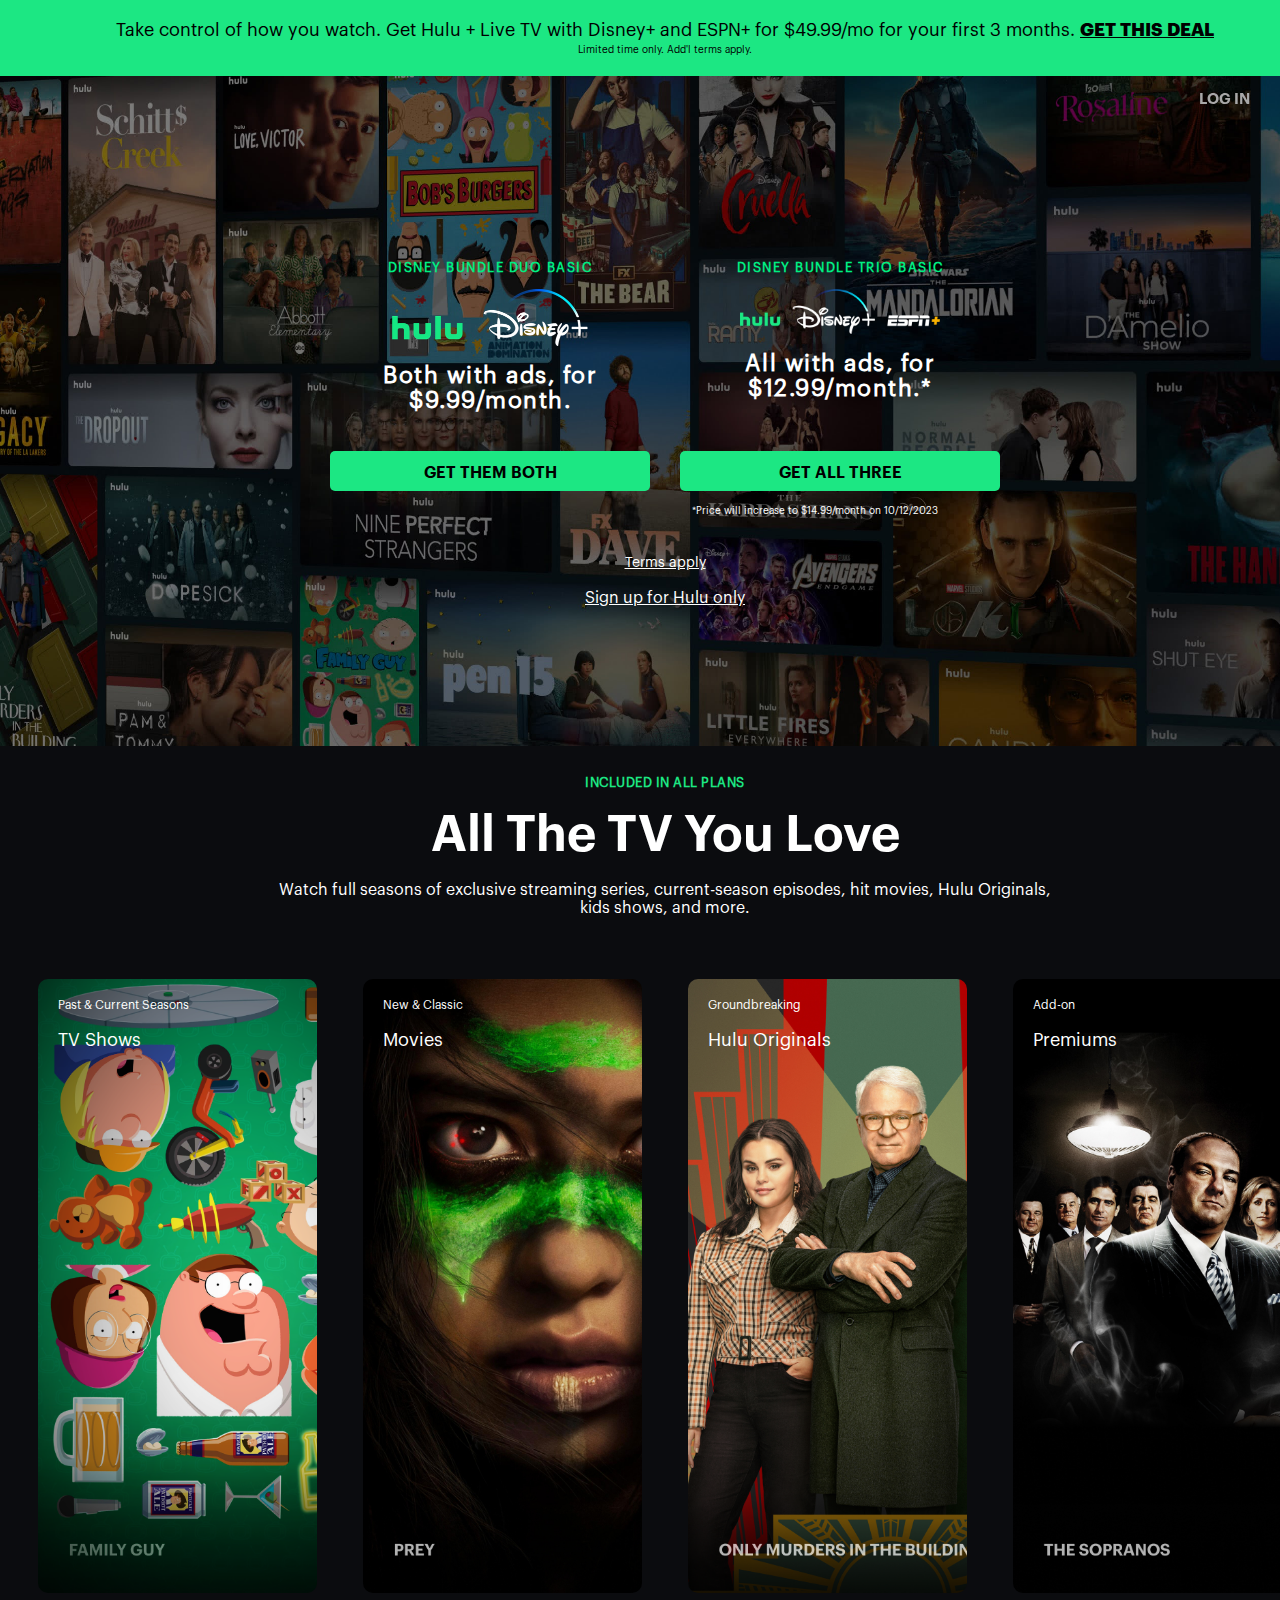
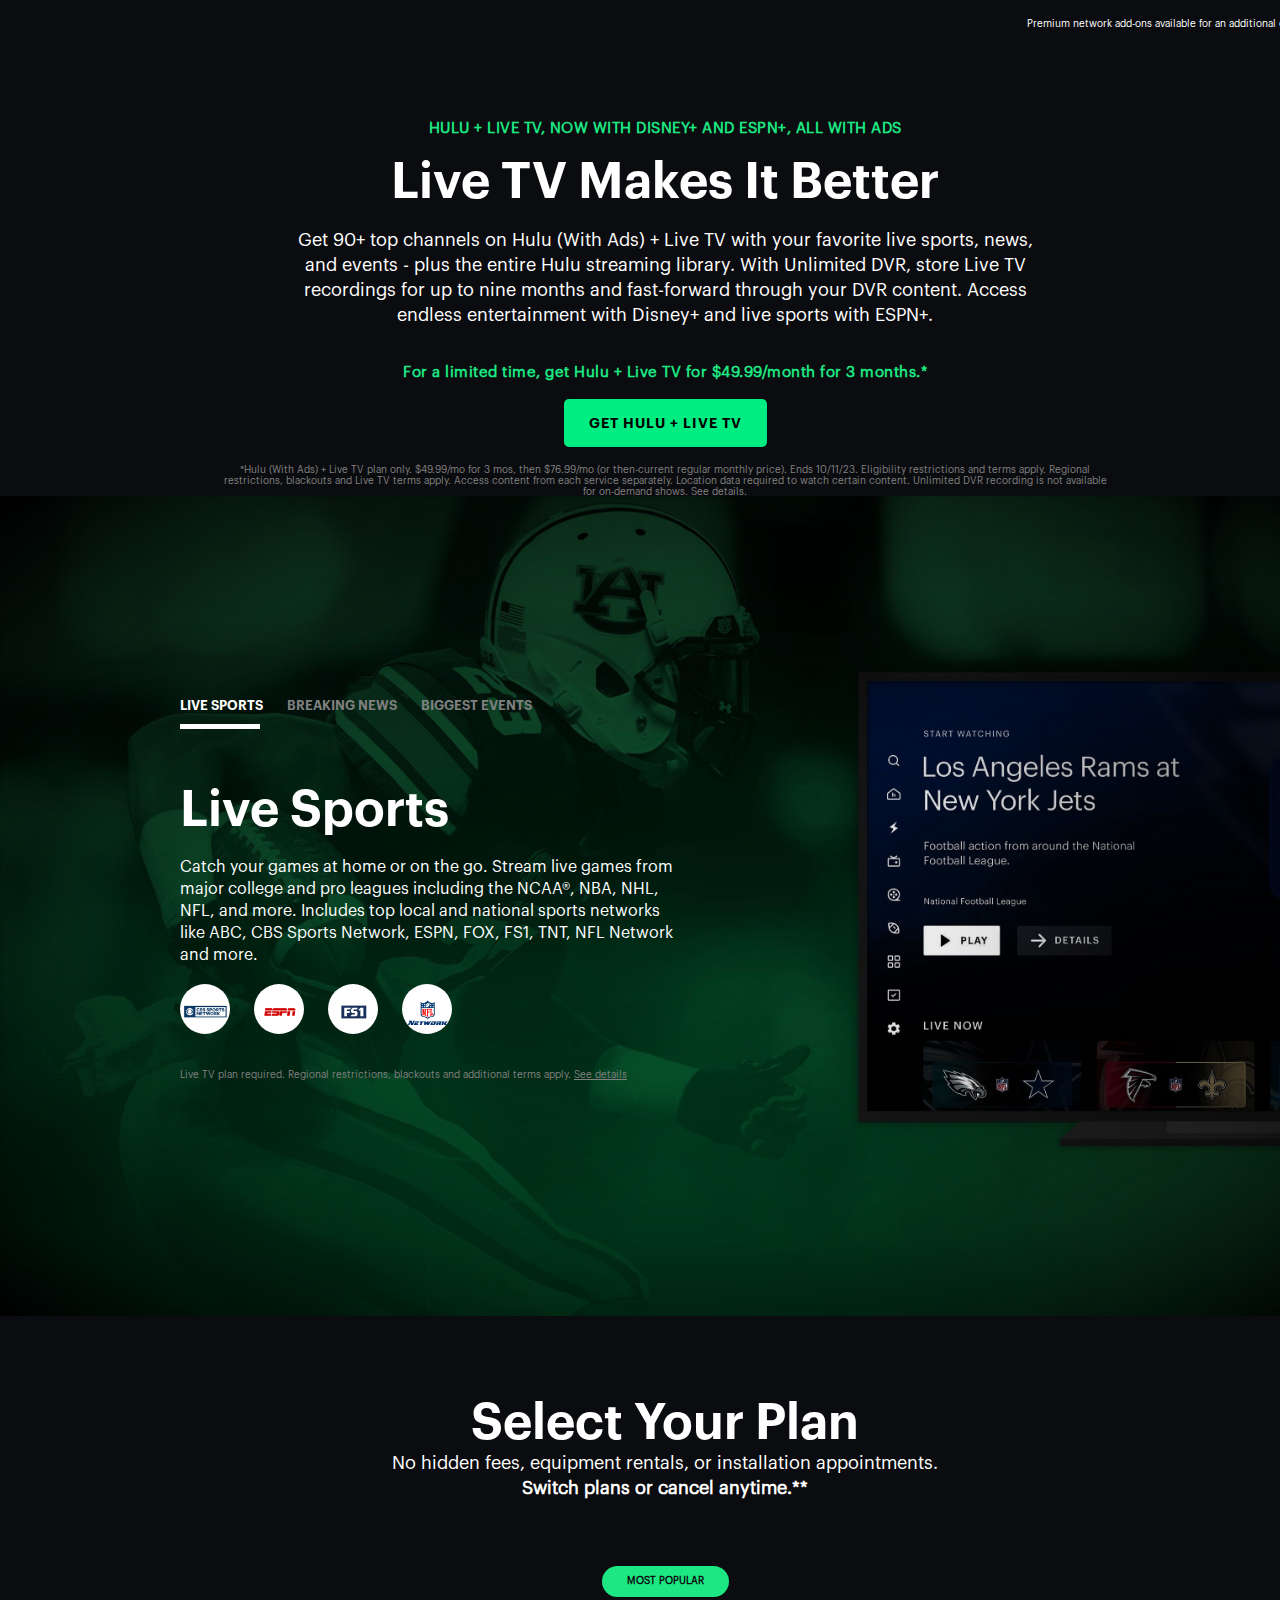
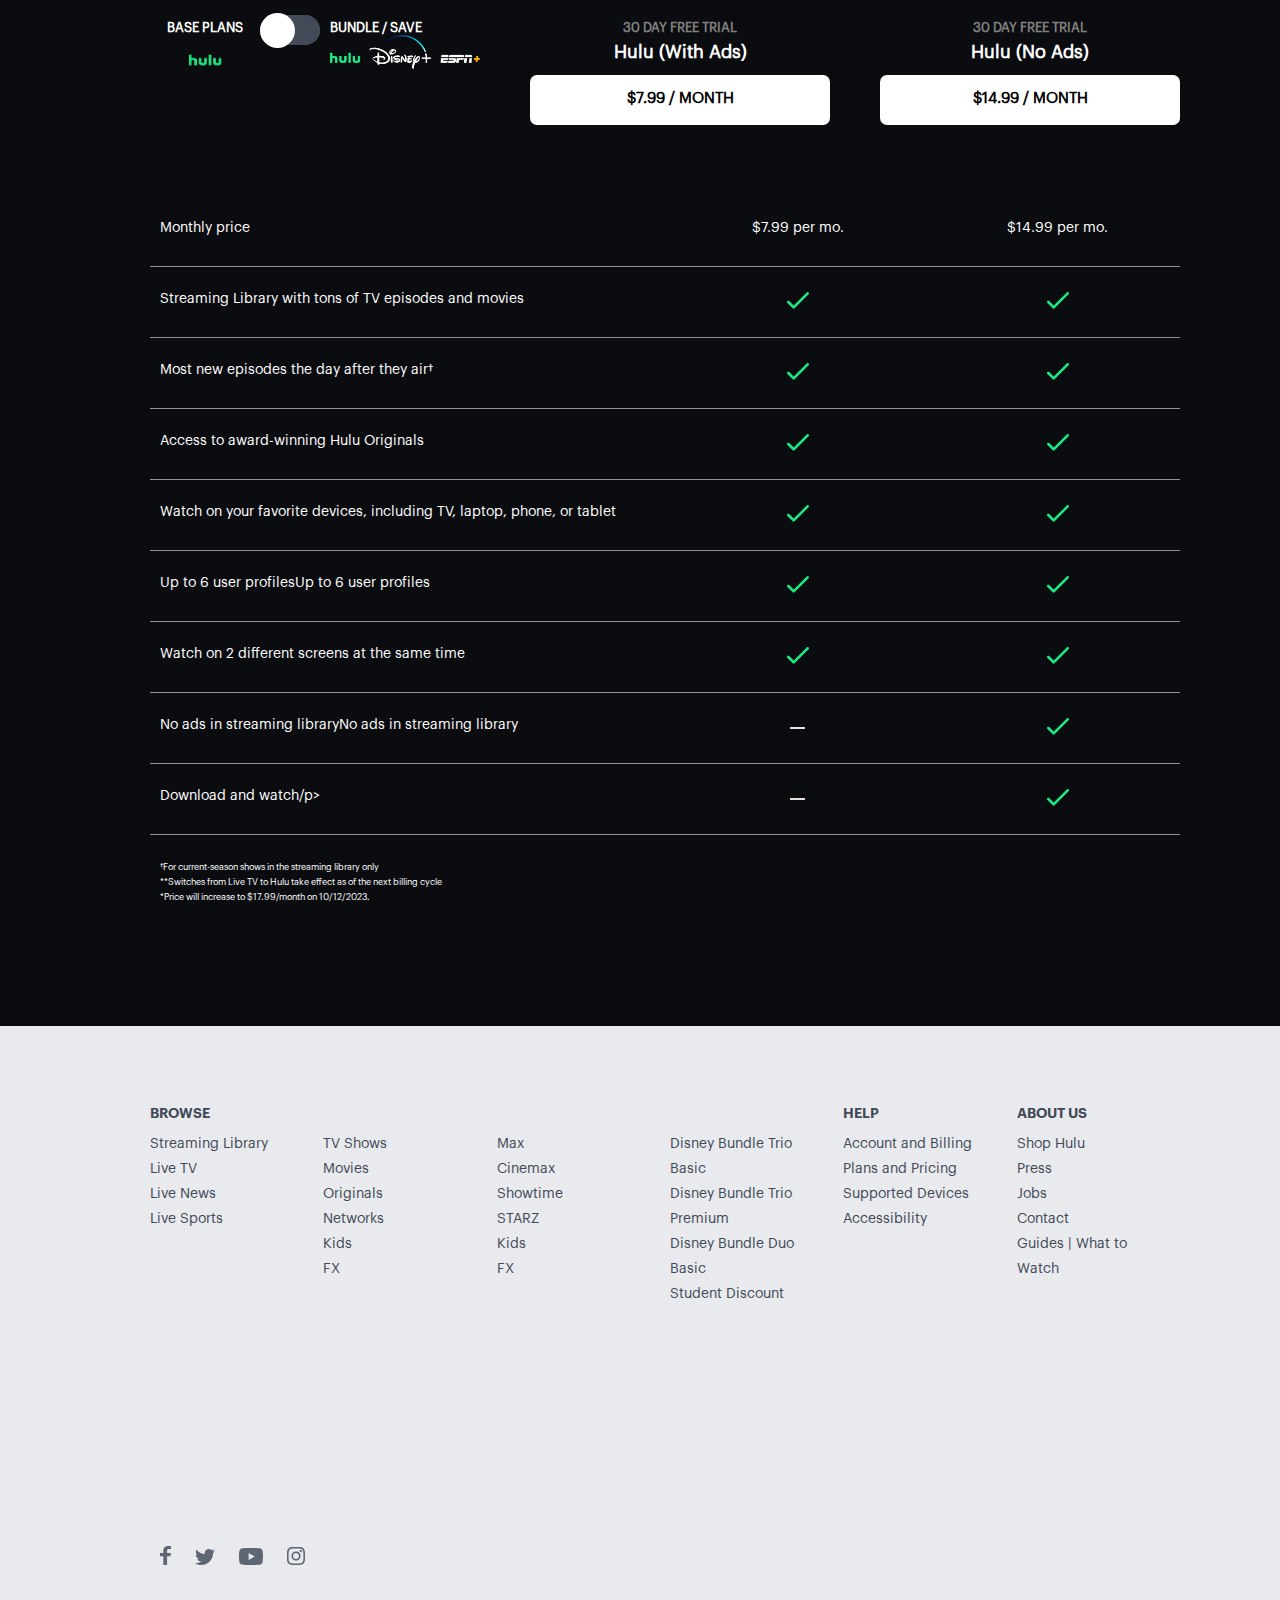
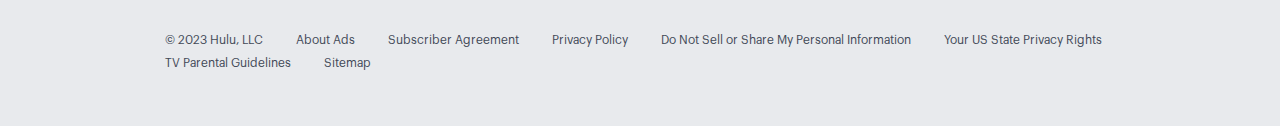
<file: index.html>
<!DOCTYPE html>
<html lang="en">
  <head>
    <meta charset="UTF-8" />
    <meta name="viewport" content="width=device-width, initial-scale=1.0" />
    <title>Stream TV and Movies Live and Online | Hulu</title>
    <link rel="stylesheet" href="CSS/main.css" />
    <link rel="icon" href="Hulu_Images/hulu_main_icon.jpg" />
    <script>
      function Test() {
        login = document.getElementsByTagName("h6");
        login.style.color = "blue";
        console.log("Hello");
      }
    </script>
  </head>
  <body>
    <div class="container">
      <div class="child">
        <p>
          Take control of how you watch. Get Hulu + Live TV with Disney+ and
          ESPN+ for $49.99/mo for your first 3 months.
          <a href="">GET THIS DEAL</a>
        </p>
        <p style="font-size: 10px; font-weight: 10">
          Limited time only. Add'l terms apply.
        </p>
      </div>
      <div class="child">
        <div class="subs">
          <div class="card">
            <div class="card_content">
              <p>DISNEY BUNDLE DUO BASIC</p>
              <br />
              <img src="Hulu_Images/original.png" width="200px" alt="" />
              <br />
              <br />
              <p style="color: white; font-size: 23px">
                Both with ads, for $9.99/month.
              </p>
            </div>
            <div class="card_button">
              <a href="" style="color: black; text-decoration: none">
                <p>GET THEM BOTH</p>
              </a>
            </div>
          </div>
          <div class="card">
            <div class="card_content">
              <p>DISNEY BUNDLE TRIO BASIC</p>
              <br />
              <img src="Hulu_Images/espn.png" width="200px" alt="" />
              <br />
              <br />
              <p style="color: white; font-size: 23px">
                All with ads, for $12.99/month.*
              </p>
            </div>
            <div class="card_button">
              <a href="" style="color: black; text-decoration: none">
                <p>GET ALL THREE</p>
              </a>
            </div>
          </div>
        </div>
        <p style="padding-left: 300px; font-size: 10px">
          *Price will increase to $14.99/month on 10/12/2023
        </p>
        <div class="conditions">
          <br /><br />
          <a href="" style="font-size: 14px">Terms apply</a> <br />
          <br />
          <a href="">Sign up for Hulu only</a>
        </div>
      </div>
      <div class="child">
        <h1 style="color: #1ce783; font-size: 13px; letter-spacing: 0.5px">
          INCLUDED IN ALL PLANS
        </h1>
        <br />
        <h1
          style="
            font-size: 50px;
            font-weight: bold;
            font-family: graphik_semi_bold;
          "
        >
          All The TV You Love
        </h1>
        <br />
        <p>
          Watch full seasons of exclusive streaming series, current-season
          episodes, hit movies, Hulu Originals, <br />
          kids shows, and more.
        </p>
        <br /><br /><br />
        <div class="container_2">
          <div class="holder">
            <div class="movies_card_1">
              <a href="" style="text-decoration: none">
                <p style="font-size: 12px">Past & Current Seasons</p>
                <br />
                <p style="font-size: 18px">TV Shows</p>
              </a>
            </div>
          </div>
          <div class="holder">
            <div class="movies_card_2">
              <a href="" style="text-decoration: none">
                <p style="font-size: 12px">New & Classic</p>
                <br />
                <p style="font-size: 18px">Movies</p>
              </a>
            </div>
          </div>
          <div class="holder">
            <div class="movies_card_3">
              <a href="" style="text-decoration: none">
                <p style="font-size: 12px">Groundbreaking</p>
                <br />
                <p style="font-size: 18px">Hulu Originals</p>
              </a>
            </div>
          </div>
          <div class="holder">
            <div class="movies_card_4">
              <a href="" style="text-decoration: none">
                <p style="font-size: 12px">Add-on</p>
                <br />
                <p style="font-size: 18px">Premiums</p>
              </a>
            </div>
          </div>
        </div>
        <br />
        <p style="text-align: end; font-size: 10px">
          Premium network add-ons available for an additional cost
        </p>
        <br /><br /><br /><br /><br />
        <h1 style="color: #1ce783; font-size: 15px; letter-spacing: 0.5px">
          HULU + LIVE TV, NOW WITH DISNEY+ AND ESPN+, ALL WITH ADS
        </h1>
        <br />
        <h1
          style="
            font-size: 50px;
            font-weight: bold;
            font-family: graphik_semi_bold;
          "
        >
          Live TV Makes It Better
        </h1>
        <br />
        <p style="font-size: 18px; line-height: 25px; font-weight: 100">
          Get 90+ top channels on Hulu (With Ads) + Live TV with your favorite
          live sports, news, <br />
          and events - plus the entire Hulu streaming library. With Unlimited
          DVR, store Live TV <br />
          recordings for up to nine months and fast-forward through your DVR
          content. Access <br />
          endless entertainment with Disney+ and live sports with ESPN+.
        </p>
        <br /><br />
        <h1 style="color: #1ce783; font-size: 15px; letter-spacing: 0.5px">
          For a limited time, get Hulu + Live TV for $49.99/month for 3 months.*
        </h1>
        <br />
        <div class="get_hulu_button">
          <a
            href=""
            style="
              color: black;
              text-decoration: none;
              font-family: graphik_semi_bold;
              font-size: 14px;
              letter-spacing: 1px;
            "
          >
            GET HULU + LIVE TV
          </a>
        </div>
        <br /><br />
        <p style="font-size: 10px; color: gray">
          *Hulu (With Ads) + Live TV plan only. $49.99/mo for 3 mos, then
          $76.99/mo (or then-current regular monthly price). Ends 10/11/23.
          Eligibility restrictions and terms apply. Regional <br />
          restrictions, blackouts and Live TV terms apply. Access content from
          each service separately. Location data required to watch certain
          content. Unlimited DVR recording is not available <br />
          for on-demand shows. <a href="" style="color: gray">See details.</a>
        </p>
        <br /><br /><br />
        <a
          href=""
          style="
            font-weight: bold;
            font-family: graphik_semi_bold;
            letter-spacing: 1px;
          "
          >VIEW CHANNELS IN YOUR AREA →</a
        >
      </div>
      <div class="child">
        <span>
          <a href="" style="color: white">LIVE SPORTS</a>
        </span>
        <span>
          <a href="">BREAKING NEWS</a>
        </span>
        <span>
          <a href="">BIGGEST EVENTS</a>
        </span>
        <a href="">
          <div class="line"></div>
        </a>
        <br /><br /><br />
        <h1
          style="
            font-size: 50px;
            font-weight: bold;
            font-family: graphik_semi_bold;
          "
        >
          Live Sports
        </h1>
        <br />
        <p style="line-height: 22px">
          Catch your games at home or on the go. Stream live games from <br />
          major college and pro leagues including the NCAA®, NBA, NHL, <br />
          NFL, and more. Includes top local and national sports networks <br />
          like ABC, CBS Sports Network, ESPN, FOX, FS1, TNT, NFL Network <br />
          and more.
        </p>
        <br />
        <span>
          <div class="circle">
            <img src="Hulu_Images/cbs_logo.png" alt="" />
          </div>
          <div class="circle">
            <img src="Hulu_Images/espn_logo.png" alt="" />
          </div>
          <div class="circle">
            <img src="Hulu_Images/fs1_logo.svg" alt="" />
          </div>
          <div class="circle">
            <img src="Hulu_Images/nfl_logo.png" alt="" />
          </div>
        </span>
        <br /><br /><br />
        <p style="font-size: 10px; color: gray">
          Live TV plan required. Regional restrictions, blackouts and additional
          terms apply.
          <a
            href=""
            style="
              font-size: 10px;
              color: gray;
              font-family: graphik;
              text-decoration: underline;
            "
            >See details</a
          >
        </p>
      </div>
      <div class="child">
        <h1
          style="
            font-size: 50px;
            font-weight: bold;
            font-family: graphik_semi_bold;
          "
        >
          Select Your Plan
        </h1>
        <p style="font-size: 18px; line-height: 25px; font-weight: 100">
          No hidden fees, equipment rentals, or installation appointments.
        </p>
        <p style="font-size: 18px; line-height: 25px; font-weight: 800">
          Switch plans or cancel anytime.**
        </p>
        <br /><br />
        <hr />
      </div>
      <div class="child">
        <div class="most_popular">
          <p>MOST POPULAR</p>
        </div>
        <br />
        <div class="flex_part">
          <div class="plans">
            <p
              style="
                font-size: 13px;
                line-height: 25px;
                font-weight: 800;
                padding-bottom: 10px;
              "
            >
              BASE PLANS
            </p>
            <br />
            <img
              src="Hulu_Images/hulu.png"
              style="
                margin-left: auto;
                margin-right: auto;
                margin-top: -15px;
                display: block;
              "
              width="35px"
              alt=""
            />
          </div>
          <div class="radio">
            <input type="checkbox" id="check" />
            <label for="check" class="real_circle"
              ><div class="circle1"></div
            ></label>
          </div>
          <div class="plans2">
            <p
              style="
                font-size: 13px;
                line-height: 25px;
                font-weight: 800;
                padding-bottom: 10px;
              "
            >
              BUNDLE / SAVE
            </p>
            <img
              src="Hulu_Images/espn.png"
              style="
                margin-left: auto;
                margin-right: auto;
                margin-top: -15px;
                display: block;
              "
              width="100%"
              alt=""
            />
          </div>
          <div class="trial_box1">
            <p
              style="
                font-size: 13px;
                line-height: 25px;
                font-weight: 800;
                color: gray;
              "
            >
              30 DAY FREE TRIAL
            </p>
            <p style="font-size: 18px; line-height: 25px; font-weight: 800">
              Hulu (With Ads)
            </p>
            <a href="">
              <div class="white_button">
                <p>$7.99 / MONTH</p>
              </div>
            </a>
          </div>
          <div class="trial_box1">
            <p
              style="
                font-size: 13px;
                line-height: 25px;
                font-weight: 800;
                color: gray;
              "
            >
              30 DAY FREE TRIAL
            </p>
            <p style="font-size: 18px; line-height: 25px; font-weight: 800">
              Hulu (No Ads)
            </p>
            <a href="">
              <div class="white_button">
                <p>$14.99 / MONTH</p>
              </div>
            </a>
          </div>
        </div>
        <br /><br />
        <hr />
      </div>
      <div class="child">
        <div class="container3">
          <div class="grid3">
            <div class="grid3_content"><p>Monthly price</p></div>
            <div class="grid3_content"><p>$7.99 per mo.</p></div>
            <div class="grid3_content"><p>$14.99 per mo.</p></div>
          </div>
          <div class="grid3">
            <div class="grid3_content">
              <p>Streaming Library with tons of TV episodes and movies</p>
            </div>
            <div class="grid3_content">
              <img src="Hulu_Images/Pricing_Checkmark_green-light.svg" alt="" />
            </div>
            <div class="grid3_content">
              <img src="Hulu_Images/Pricing_Checkmark_green-light.svg" alt="" />
            </div>
          </div>
          <div class="grid3">
            <div class="grid3_content">
              <p>Most new episodes the day after they air†</p>
            </div>
            <div class="grid3_content">
              <img src="Hulu_Images/Pricing_Checkmark_green-light.svg" alt="" />
            </div>
            <div class="grid3_content">
              <img src="Hulu_Images/Pricing_Checkmark_green-light.svg" alt="" />
            </div>
          </div>
          <div class="grid3">
            <div class="grid3_content">
              <p>Access to award-winning Hulu Originals</p>
            </div>
            <div class="grid3_content">
              <img src="Hulu_Images/Pricing_Checkmark_green-light.svg" alt="" />
            </div>
            <div class="grid3_content">
              <img src="Hulu_Images/Pricing_Checkmark_green-light.svg" alt="" />
            </div>
          </div>
          <div class="grid3">
            <div class="grid3_content">
              <p>
                Watch on your favorite devices, including TV, laptop, phone, or
                tablet
              </p>
            </div>
            <div class="grid3_content">
              <img src="Hulu_Images/Pricing_Checkmark_green-light.svg" alt="" />
            </div>
            <div class="grid3_content">
              <img src="Hulu_Images/Pricing_Checkmark_green-light.svg" alt="" />
            </div>
          </div>
          <div class="grid3">
            <div class="grid3_content">
              <p>Up to 6 user profilesUp to 6 user profiles</p>
            </div>
            <div class="grid3_content">
              <img src="Hulu_Images/Pricing_Checkmark_green-light.svg" alt="" />
            </div>
            <div class="grid3_content">
              <img src="Hulu_Images/Pricing_Checkmark_green-light.svg" alt="" />
            </div>
          </div>
          <div class="grid3">
            <div class="grid3_content">
              <p>Watch on 2 different screens at the same time</p>
            </div>
            <div class="grid3_content">
              <img src="Hulu_Images/Pricing_Checkmark_green-light.svg" alt="" />
            </div>
            <div class="grid3_content">
              <img src="Hulu_Images/Pricing_Checkmark_green-light.svg" alt="" />
            </div>
          </div>
          <div class="grid3">
            <div class="grid3_content">
              <p>No ads in streaming libraryNo ads in streaming library</p>
            </div>
            <div class="grid3_content"><div class="dash"></div></div>
            <div class="grid3_content">
              <img src="Hulu_Images/Pricing_Checkmark_green-light.svg" alt="" />
            </div>
          </div>
          <div class="grid3">
            <div class="grid3_content">
              <p>Download and watch/p></p>
            </div>

            <div class="grid3_content"><div class="dash"></div></div>
            <div class="grid3_content">
              <img src="Hulu_Images/Pricing_Checkmark_green-light.svg" alt="" />
            </div>
          </div>
          <div class="grid3">
            <div class="grid3_content">
              <p style="font-size: 9px; line-height: 15px">
                †For current-season shows in the streaming library only <br />
                **Switches from Live TV to Hulu take effect as of the next
                billing cycle <br />
                *Price will increase to $17.99/month on 10/12/2023.
              </p>
            </div>
            <div class="grid3_content"></div>
            <div class="grid3_content"></div>
            <div class="grid3_content"></div>
          </div>
        </div>
      </div>
      <div class="child">
        <div class="footer_d">
          <div class="f_top">
            <p>BROWSE</p>
          </div>
          <div class="f_bottom">
            <a href="">Streaming Library</a>
            <a href="">Live TV</a>
            <a href="">Live News</a>
            <a href="">Live Sports</a>
          </div>
        </div>
        <div class="footer_d">
          <div class="f_top"></div>
          <div class="f_bottom">
            <a href="">TV Shows</a>
            <a href="">Movies</a>
            <a href="">Originals</a>
            <a href="">Networks</a>
            <a href="">Kids</a>
            <a href="">FX</a>
          </div>
        </div>
        <div class="footer_d">
          <div class="f_top"></div>
          <div class="f_bottom">
            <a href="">Max</a>
            <a href="">Cinemax</a>
            <a href="">Showtime</a>
            <a href="">STARZ</a>
            <a href="">Kids</a>
            <a href="">FX</a>
          </div>
        </div>
        <div class="footer_d">
          <div class="f_top"></div>
          <div class="f_bottom">
            <a href=""
              >Disney Bundle Trio <br />
              Basic</a
            >
            <a href=""
              >Disney Bundle Trio <br />
              Premium</a
            >
            <a href=""
              >Disney Bundle Duo <br />
              Basic</a
            >
            <a href="">Student Discount</a>
          </div>
        </div>
        <div class="footer_d">
          <div class="f_top">
            <p>HELP</p>
          </div>
          <div class="f_bottom">
            <a href="">Account and Billing</a>
            <a href="">Plans and Pricing</a>
            <a href="">Supported Devices</a>
            <a href="">Accessibility</a>
          </div>
        </div>
        <div class="footer_d">
          <div class="f_top">
            <p>ABOUT US</p>
          </div>
          <div class="f_bottom">
            <a href="">Shop Hulu</a>
            <a href="">Press</a>
            <a href="">Jobs</a>
            <a href="">Contact</a>
            <a href=""
              >Guides | What to <br />
              Watch</a
            >
          </div>
        </div>
      </div>
      <div class="child">
        <hr />
        <div class="small_img_part">
          <span>
            <img src="Hulu_Images/facebook.svg" alt="" />
          </span>
          <span>
            <img src="Hulu_Images/twitter.svg" alt="" />
          </span>
          <span>
            <img src="Hulu_Images/youtube.svg" alt="" />
          </span>
          <span>
            <img src="Hulu_Images/instagram.svg" alt="" />
          </span>
          <div class="down">
            <p>© 2023 Hulu, LLC</p>
            <p><a href="">About Ads</a></p>
            <p><a href="">Subscriber Agreement</a></p>
            <p><a href="">Privacy Policy</a></p>
            <p><a href="">Do Not Sell or Share My Personal Information</a></p>
            <p><a href="">Your US State Privacy Rights</a></p>
            <p><a href="">TV Parental Guidelines</a></p>
            <p><a href="">Sitemap</a></p>
          </div>
        </div>
      </div>
    </div>
    <div class="to_login">
      <div class="login_button">
        <label for="check2">LOG IN</label>
      </div>
      <input type="checkbox" id="check2" />
      <div class="modal">
        <button>
          <label for="check2"
            ><img src="Hulu_Images/X_Logo.svg" alt=""
          /></label>
        </button>
        <div class="modal-content">
          <h1>Login</h1>
          <p>
            You will use this email and password to log into your accounts for
            all your favorite services across The Walt Disney Family of
            Companies, including Disney+, Hulu and ESPN+.
            <a href="">Learn more</a>
          </p>
          <form action="">
            <div class="each_input">
              <label for="email">EMAIL</label>
              <input type="email" id="email" />
            </div>
            <div class="each_input">
              <label for="password">PASSWORD</label>
              <input type="password" id="password" />
            </div>
            <a href="">Forgot your email or password?</a>
            <button>LOG IN</button>
            <p align="center">
              Don't have an account? <a href="HTML/signup.html">Start your free trial</a>
            </p>
          </form>
        </div>
      </div>
    </div>
  </body>
</html>
</file>
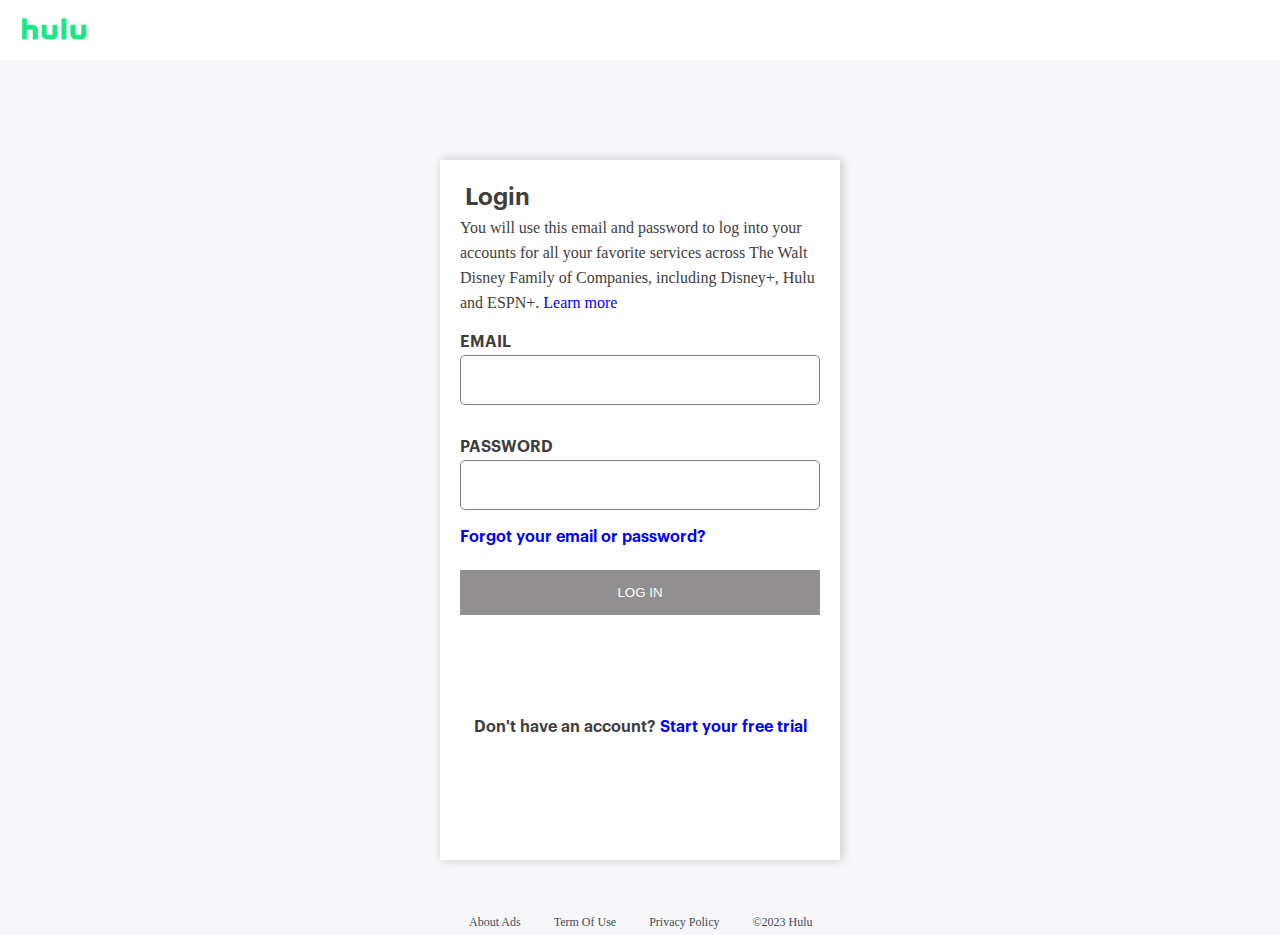
<file: HTML/login.html>
<!DOCTYPE html>
<html lang="en">
<head>
    <meta charset="UTF-8">
    <meta name="viewport" content="width=device-width, initial-scale=1.0">
    <link rel="stylesheet" href="../CSS/login.css">
    <link rel="icon" href="../Hulu_Images/hulu_main_icon.jpg" />
    <title>Hulu Login | Hulu</title>
</head>
<body>
    <div class="top_nav">
        <img src="../Hulu_Images/hulu.png" alt="" height="100%" />
      </div>
    <div class="modal">
        <div class="modal-content">
          <h1>Login</h1>
          <p>
            You will use this email and password to log into your accounts for
            all your favorite services across The Walt Disney Family of
            Companies, including Disney+, Hulu and ESPN+.
            <a href="">Learn more</a>
          </p>
          <form action="">
            <div class="each_input">
              <label for="email">EMAIL</label>
              <input type="email" id="email" />
            </div>
            <div class="each_input">
              <label for="password">PASSWORD</label>
              <input type="password" id="password" />
            </div>
            <a href="">Forgot your email or password?</a>
            <button>LOG IN</button>
            <p align="center">
              Don't have an account? <a href="">Start your free trial</a>
            </p>
          </form>
        </div>
      </div>
    </div>
    <div class="down">
      <p><a href="">About Ads</a></p>
      <p><a href="">Term Of Use</a></p>
      <p><a href="">Privacy Policy</a></p>
      <p><a href="">©2023  Hulu</a></p>
    </div>
</body>
</html>
</file>
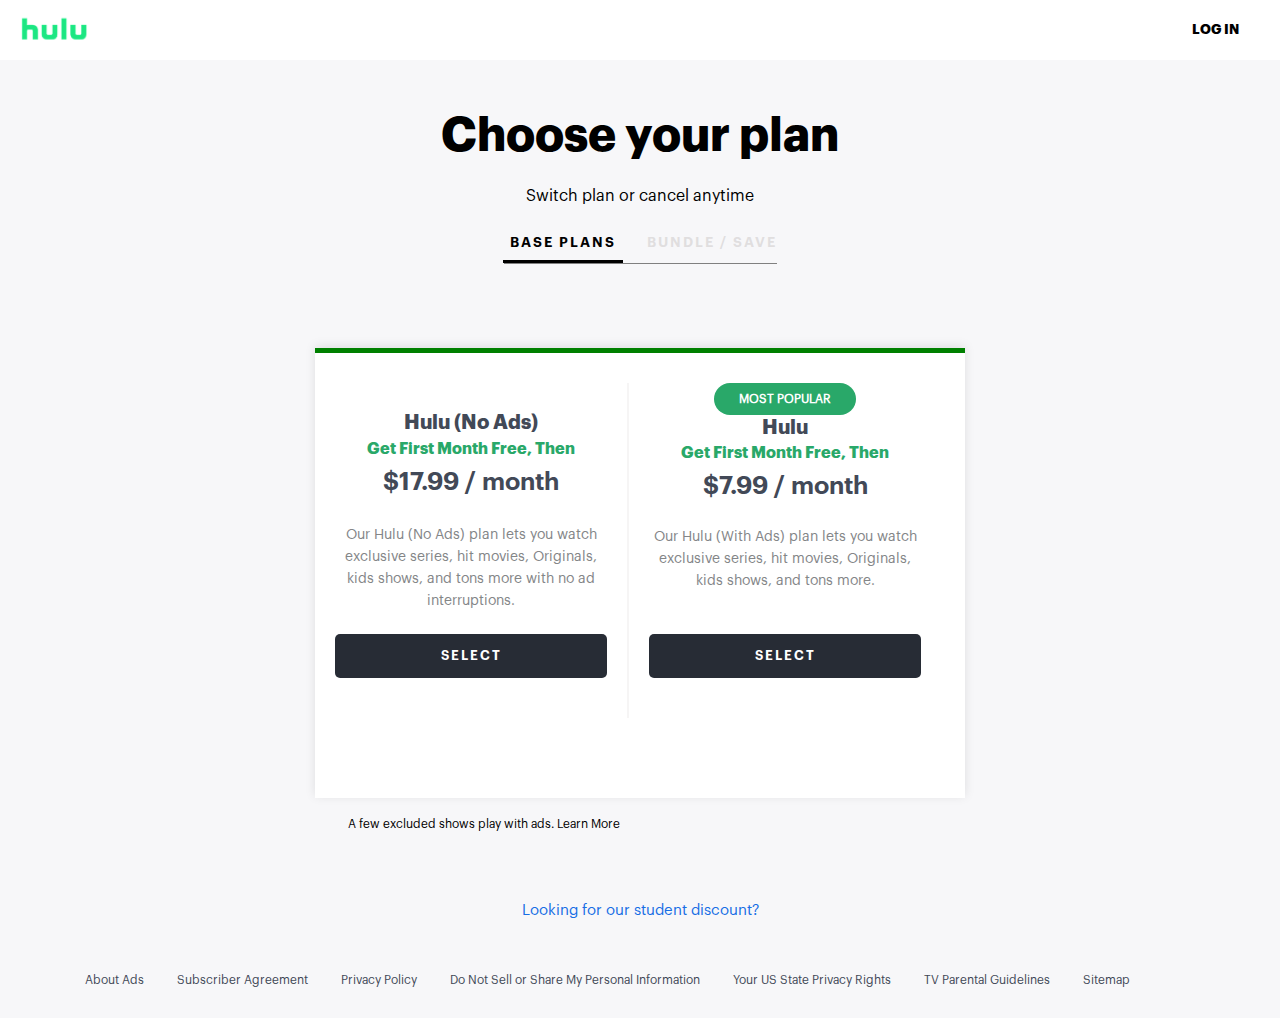
<file: HTML/signup.html>
<!DOCTYPE html>
<html lang="en">
  <head>
    <meta charset="UTF-8" />
    <meta name="viewport" content="width=device-width, initial-scale=1.0" />
    <title>Choose Your Plan</title>
    <link rel="stylesheet" href="../CSS/signup.css" />
    <link rel="icon" href="../Hulu_Images/hulu_main_icon.jpg" />
  </head>
  <body>
    <div class="top_nav">
      <img src="../Hulu_Images/hulu.png" alt="" height="100%" />
      <button><a href="login.html">LOG IN</a></button>
    </div>
    <div class="down_part">
      <h1>Choose your plan</h1>
      <p>Switch plan or cancel anytime</p>
      <div class="plans">
        <div id="active">
          <p>BASE PLANS</p>
          <div class="black_line"></div>
        </div>
        <div id="inactive"><p>BUNDLE / SAVE</p></div>
        <br />
        <div class="normal_line"></div>
      </div>
      <div class="selector">
        <div class="choices">
          <div class="img1"></div>
          <h2>Hulu (No Ads)</h2>
          <h4>Get First Month Free, Then</h4>
          <h3>$17.99 / month</h3>
          <p>
            Our Hulu (No Ads) plan lets you watch exclusive series, hit movies,
            Originals, kids shows, and tons more with no ad interruptions.
          </p>
          <button>SELECT</button>
        </div>
        <div class="straight_line"></div>
        <div class="choices">
          <div class="most_popular">
            <p>MOST POPULAR</p>
          </div>
          <h2>Hulu</h2>
          <h4>Get First Month Free, Then</h4>
          <h3>$7.99 / month</h3>
          <p>
            Our Hulu (With Ads) plan lets you watch exclusive series, hit
            movies, Originals, kids shows, and tons more.
          </p>
          <button>SELECT</button>
        </div>
      </div>
      <p
        style="
          width: 50%;
          text-align: right;
          font-size: 12px;
          padding: 20px;
          margin-bottom: 50px;
        "
      >
        A few excluded shows play with ads. Learn More
      </p>
      <div class="discount">
        <a href="">Looking for our student discount?</a>
      </div>
    </div>
    <div class="down">
      <p><a href="">About Ads</a></p>
      <p><a href="">Subscriber Agreement</a></p>
      <p><a href="">Privacy Policy</a></p>
      <p><a href="">Do Not Sell or Share My Personal Information</a></p>
      <p><a href="">Your US State Privacy Rights</a></p>
      <p><a href="">TV Parental Guidelines</a></p>
      <p><a href="">Sitemap</a></p>
    </div>
  </body>
</html>
</file>
<file: CSS/main.css>
* {
  box-sizing: border-box;
  margin: 0;
  border: 0;
}
body {
  font-family: graphik;
  color: white;
}
a {
  color: white;
}
@font-face {
  font-family: graphik;
  src: url(../GraphicFont/GraphikRegular.otf);
}
@font-face {
  font-family: graphik_bold;
  src: url(../GraphicFont/GraphikBold.otf);
}
@font-face {
  font-family: graphik_semi_bold;
  src: url(../GraphicFont/GraphikSemibold.otf);
}
.container {
  display: grid;
  grid-template-rows: 76px 670px 1350px 820px 230px 230px 850px 450px 250px;
  /* grid-template-columns: 1fr; */
}
.child {
  background-color: aqua;
  width: 100%;
}
.child:nth-child(1) {
  color: black;
  font-family: graphik;
  font-weight: 100;
  line-height: 20px;
  padding: 20px 5vw;
  font-size: 18px;
  text-align: center;
  background-color: #1ce783;
}
.child:nth-child(1) a {
  font-family: graphik_bold;
  color: black;
}
.child:nth-child(2) {
  padding-top: 150px;
  background-color: rgb(216, 110, 39);
  background-image: url(../Hulu_Images/Background\ Image.jpeg);
  background-repeat: no-repeat;
  text-align: center;
  background-size: cover;
}
.subs {
  justify-content: center;
  align-items: center;
  display: flex;
  flex-wrap: wrap;
}
.card {
  margin: 15px;
  display: flex;
  flex-direction: column;
  justify-content: space-between;
  width: 320px;
  height: 250px;
}
.card_content {
  padding: 20px 30px;
  text-align: center;
  color: #00ed82;
  font-size: 13px;
  font-family: graphik;
  font-weight: 800;
  letter-spacing: 1.5px;
}
.card .card_button {
  background-color: #1ce783;
  width: 100%;
  height: 40px;
  font-family: graphik_semi_bold;
  line-height: 20px;
  border-radius: 5px;
  text-decoration: none;
  color: black;
  padding-top: 12px;
  text-align: center;
}
.card_button:hover {
  background-color: rgba(27, 207, 117, 0.8);
}
.child:nth-child(3) {
  background-color: #0b0c0f;
  text-align: center;
  padding: 30px;
}
.container_2 {
  height: 70vh;
  display: grid;
  grid-template-columns: 1fr 1fr 1fr 1fr;
  gap: 30px;
}
.holder {
  border-radius: 10px;
  padding: 3px;
  border: 5px solid transparent;
}
.movies_card_1,
.movies_card_2,
.movies_card_3,
.movies_card_4 {
  border-radius: 10px;
  width: 100%;
  height: 100%;
  text-align: left;
  padding: 20px;
  background-color: #00ed82;
}
.holder:hover {
  border: 5px solid gray;
}
.movies_card_1 {
  background-image: url(../Hulu_Images/original_1.png);
  background-size: cover;
}
.movies_card_2 {
  background-image: url(../Hulu_Images/Lady.jpg);
  background-size: cover;
}
.movies_card_3 {
  background-image: url(../Hulu_Images/Family.png);
  background-size: cover;
}
.movies_card_4 {
  background-image: url(../Hulu_Images/Men_In_Black.png);
  background-size: cover;
}
.get_hulu_button {
  padding: 15px 25px;
  border-radius: 5px;
  display: inline-block;
  background-color: #00ed82;
}
.child:nth-child(4) {
  background-color: rgb(216, 110, 39);
  background-image: url(../Hulu_Images/green_bg_1.jpg);
  background-size: cover;
  padding: 200px 180px;
}
.child:nth-child(4) a {
  padding-right: 20px;
  text-decoration: none;
  color: gray;
  font-size: 13px;
  font-family: graphik_semi_bold;
}
.line {
  margin-top: 10px;
  width: 80px;
  height: 5px;
  background-color: white;
}
.circle {
  border-radius: 50%;
  background-color: #ffffff;
  width: 50px;
  height: 50px;
  align-content: center;
  justify-content: center;
  text-align: center;
  display: inline-block;
  padding-top: 10px;
  margin-right: 20px;
}
.circle img {
  display: inline-block;
  width: 45px;
}
.child:nth-child(5) {
  padding: 80px 150px;
  background-color: #0b0c0f;
  text-align: center;
}
.child:nth-child(6) {
  padding: 20px 150px;
  background-color: #0b0c0f;
  position: sticky;
  top: 0;
}
.most_popular {
  text-align: center;
  background-color: #1ce783;
  margin: auto;
  width: fit-content;
  padding: 10px 25px;
  border-radius: 20px;
  color: #0b0c0f;
  font-size: 10px;
  font-weight: 800;
}
.flex_part {
  display: flex;
}
.plans {
  width: 110px;
  height: 100px;
  text-align: center;
}
.plans2 {
  width: 150px;
  height: 100px;
  margin-left: 10px;
}
.radio {
  display: flex;
  width: 60px;
  height: 30px;
  border-radius: 20px;
  background-color: #424957;
}
.radio input {
  display: none;
}
.radio input[type="checkbox"]:checked + .real_circle {
  background-color: #00ed82;
  display: block;
  text-align: right;
}
.real_circle {
  background-color: #424957;
  width: 100%;
  height: 100%;
  border-radius: inherit;
}
.circle1 {
  display: inline-block;
  margin-top: -2px;
  width: 35px;
  height: 35px;
  border-radius: 50%;
  background-color: #ffffff;
}
.trial_box1 {
  width: 300px;
  text-align: center;
  margin-left: 50px;
}
.white_button {
  margin-top: 10px;
  text-align: center;
  display: inline-block;
  background-color: #ffffff;
  width: 300px;
  height: 50px;
  border-radius: 7px;
  padding-top: 15px;
  color: black;
}
.white_button p {
  font-family: graphik;
  font-size: 15px;
  font-weight: bold;
}
.child:nth-child(7) {
  background-color: #0b0c0f;
  padding: 20px 150px;
}
.container3 {
  display: grid;
  background-color: #918f8f;
  grid-template-rows: 70px 70px 70px 70px 70px 70px 70px 70px 70px 70px;
  gap: 1px;
}
.grid3 {
  display: grid;
  grid-template-columns: 2fr 1fr 1fr;
  text-align: center;
  gap: 5px;
  background-color: #0b0c0f;
}
.grid3 .grid3_content:first-child {
  text-align: left;
}
.grid3_content {
  padding-top: 25px;
  padding-left: 10px;
  font-size: 14px;
}
.dash {
  width: 15px;
  height: 2px;
  display: inline-block;
  background-color: rgb(231, 222, 222);
}
.child:nth-child(8) {
  background-color: #e8eaed;
  padding: 80px 150px;
  display: grid;
  grid-template-columns: 1fr 1fr 1fr 1fr 1fr 1fr;
  grid-template-rows: 90%;
  gap: 10px;
  color: #424957;
}
.footer_d {
  display: grid;
  grid-template-rows: 1fr 9fr;
}
.f_top {
  font-size: 14px;
  font-family: graphik_semi_bold;
}
.f_bottom a {
  color: #424957;
  display: block;
  text-decoration: none;
  font-size: 14px;
  line-height: 25px;
}
.child:nth-child(9) {
  background-color: #e8eaed;
  padding: 10px 150px;
  color: #424957;
}
.small_img_part {
  margin-top: 50px;
  width: fit-content;
  height: 50px;
}
.small_img_part img {
  display: inline-block;
  padding: 10px;
}
.down {
  margin-top: 50px;
  font-size: 12px;
}
.down p {
  display: inline-block;
  padding: 5px 15px;
  width: fit-content;
}
.down a {
  text-decoration: none;
  color: #424957;
}

.modal {
  position: absolute;
  top: 70%;
  left: 50%;
  width: 600px;
  height: 650px;
  transform: translate(-50%, -50%);
  background-color: #ffffff;
  padding: 25px;
  color: #3f3e3e;
  line-height: 25px;
}
.modal a{
  color: blue;
  text-decoration: none;
}
.modal > button{
  margin-left: 90%;
  background-color: transparent;
  width: 35px;
  height: 35px;
}
.modal button{
  cursor: pointer;
}
.modal form button{
  display: block;
  width: 100%;
  padding: 15px;
  background-color: #918f8f;
  color: white;
  margin: 20px 0 100px 0;
}
.modal-content {
  padding: 20px;
  position: relative;
  max-height: 500px;
}
form{
  font-family: graphik_semi_bold;
}
.modal h1{
  padding: 5px;
  font-family: graphik_semi_bold;
  font-size: 24px;
}
.each_input{
  display: flex;
  flex-direction: column;
  padding: 15px 0;
}
.each_input input{
  height: 50px;
  border-radius: 5px;
  border: 1px solid gray;
}
.login_button{
  padding: 10px;
  width: fit-content;
  border-radius: 5px;
  position: absolute;
  top: 80px;
  right: 20px;
  cursor: pointer;
}
.to_login > input{
  display: none;
}
.to_login input[type="checkbox"]:checked + .modal {
  display: block;
}
.modal{
  display: none;
}
.login_button label{
  width: 100%;
  background-color: transparent;
  font-family: graphik_semi_bold  ;
  font-size: 15px;
  color: rgb(168, 168, 168);
}
.login_button{
  background-color: transparent;
  width: fit-content;
}

.login_button:hover{
  background-color: #424957;
  color: #ffffff;
}
@media screen and (max-width: 1279px) {
  .container_2 {
    justify-content: center;
    height: 140vh;
    display: grid;
    /* grid-template-columns: minmax(250px, 300px) minmax(250px, 300px); */
    grid-template-columns: 300px 300px;
    grid-template-rows: 1fr 1fr;
    gap: 30px;
  }
  .container {
    display: grid;
    grid-template-rows: 76px 670px 1350px 820px 230px 230px 670px 450px 750px;
  }
}
</file>
<file: CSS/login.css>
* {
  box-sizing: border-box;
  margin: 0;
  border: 0;
}
@font-face {
  font-family: graphik;
  src: url(../GraphicFont/GraphikRegular.otf);
}
@font-face {
  font-family: graphik_bold;
  src: url(../GraphicFont/GraphikBold.otf);
}
@font-face {
  font-family: graphik_semi_bold;
  src: url(../GraphicFont/GraphikSemibold.otf);
}
body {
  background-color: #f7f7f9;
}
.top_nav {
  background-color: white;
  display: flex;
  justify-content: space-between;
  height: 60px;
  padding: 15px 20px;
}
.modal {
  width: 400px;
  height: 700px;
  margin: auto;
  background-color: #ffffff;
  margin-top: 100px;
  color: #3f3e3e;
  line-height: 25px;
  box-shadow: 2px 0 10px rgba(0, 0, 0, 0.2);
}
.modal a {
  color: blue;
  text-decoration: none;
}
.modal > button {
  margin-left: 90%;
  background-color: transparent;
  width: 35px;
  height: 35px;
}
.modal button {
  cursor: pointer;
}
.modal form button {
  display: block;
  width: 100%;
  padding: 15px;
  background-color: #918f8f;
  color: white;
  margin: 20px 0 100px 0;
}
.modal-content {
  padding: 20px;
  position: relative;
  max-height: 500px;
}
form {
  font-family: graphik_semi_bold;
}
.modal h1 {
  padding: 5px;
  font-family: graphik_semi_bold;
  font-size: 24px;
}
.each_input {
  display: flex;
  flex-direction: column;
  padding: 15px 0;
}
.each_input input {
  height: 50px;
  border-radius: 5px;
  border: 1px solid gray;
}
.login_button {
  padding: 10px;
  width: fit-content;
  border-radius: 5px;
  position: absolute;
  top: 80px;
  right: 20px;
  cursor: pointer;
}
.login_button label {
  width: 100%;
  background-color: transparent;
  font-family: graphik_semi_bold;
  font-size: 15px;
  color: rgb(168, 168, 168);
}
.login_button {
  background-color: transparent;
  width: fit-content;
}
.login_button:hover {
  background-color: #424957;
  color: #ffffff;
}
.down {
  margin-left: 30%;
  padding: 0 70px;
  margin-top: 50px;
  font-size: 12px;
}
.down p {
  display: inline-block;
  padding: 5px 15px;
  width: fit-content;
}
.down a {
  text-decoration: none;
  color: #424957;
}
</file>
<file: CSS/signup.css>
* {
  box-sizing: border-box;
  margin: 0;
  border: 0;
}
body {
  font-family: graphik;
  background-color: #f7f7f9;
}
@font-face {
  font-family: graphik;
  src: url(../GraphicFont/GraphikRegular.otf);
}
@font-face {
  font-family: graphik_bold;
  src: url(../GraphicFont/GraphikBold.otf);
}
@font-face {
  font-family: graphik_semi_bold;
  src: url(../GraphicFont/GraphikSemibold.otf);
}
h1 {
  font-size: 47px;
  font-weight: bold;
  font-family: graphik_bold;
  padding: 50px 0 25px 0;
}
.top_nav {
  background-color: white;
  display: flex;
  justify-content: space-between;
  height: 60px;
  padding: 15px 20px;
}
.down_part {
  text-align: center;
}
.top_nav button {
  font-family: graphik_bold;
  background-color: transparent;
  cursor: pointer;
  margin-right: 15px;
}
.top_nav a {
  text-decoration: none;
  color: black;
}
#active,
#inactive {
  display: inline-block;
  font-size: 14px;
  letter-spacing: 2px;
  padding: 30px 10px 0 10px;
  font-family: graphik_semi_bold;
}
#inactive {
  color: rgba(209, 206, 206, 0.6);
}
.black_line {
  width: 120px;
  height: 3px;
  margin-top: 10px;
  background-color: black;
}
.normal_line {
  display: inline-block;
  width: 273px;
  height: 1px;
  margin-bottom: 80px;
  background-color: gray;
}
.selector {
  border-top: 5px solid green;
  margin-left: auto;
  margin-right: auto;
  width: 650px;
  background-color: white;
  height: 450px;
  display: flex;
  padding: 10px 0 100px 0;
  box-shadow: 0 -2px 10px rgba(0, 0, 0, 0.1);
}
.selector button {
  width: 100%;
  padding: 15px;
  background-color: #272c35;
  border-radius: 5px;
  color: white;
  letter-spacing: 2px;
  font-size: 13px;
  font-family: graphik_semi_bold;
}
.choices {
  color: #424957;
  display: grid;
  padding: 20px;
  gap: 1px;
  width: 48%;
  grid-template-rows: 1fr 1fr 1fr 2fr 4fr 1fr;
}
.straight_line {
  margin-top: 20px;
  width: 2px;
  height: 100%;
  background-color: rgba(209, 206, 206, 0.2);
}
.choices h2 {
  font-family: graphik_bold;
  font-size: 20px;
}
.choices h4 {
  font-family: graphik_bold;
  color: #29a869;
}
.choices h3 {
  font-family: graphik_semi_bold;
  font-size: 25px;
}
.choices p {
  color: #848688;
  font-size: 14px;
  line-height: 22px;
}
.discount a {
  text-decoration: none;
  font-size: 15px;
  font-weight: 500px;
  color: #176ee5;
  padding-bottom: 100px;
}
.down {
  padding: 0 70px;
  margin-top: 50px;
  font-size: 12px;
}
.down p {
  display: inline-block;
  padding: 5px 15px;
  width: fit-content;
}
.down a {
  text-decoration: none;
  color: #424957;
}
.most_popular {
  text-align: center;
  background-color: #29a869;
  margin: auto;
  width: fit-content;
  padding: 5px 25px;
  border-radius: 20px;
  color: white;
  font-size: 10px;
  font-weight: 800;
}
.most_popular p {
  color: white;
  font-size: 12px;
}
</file>
